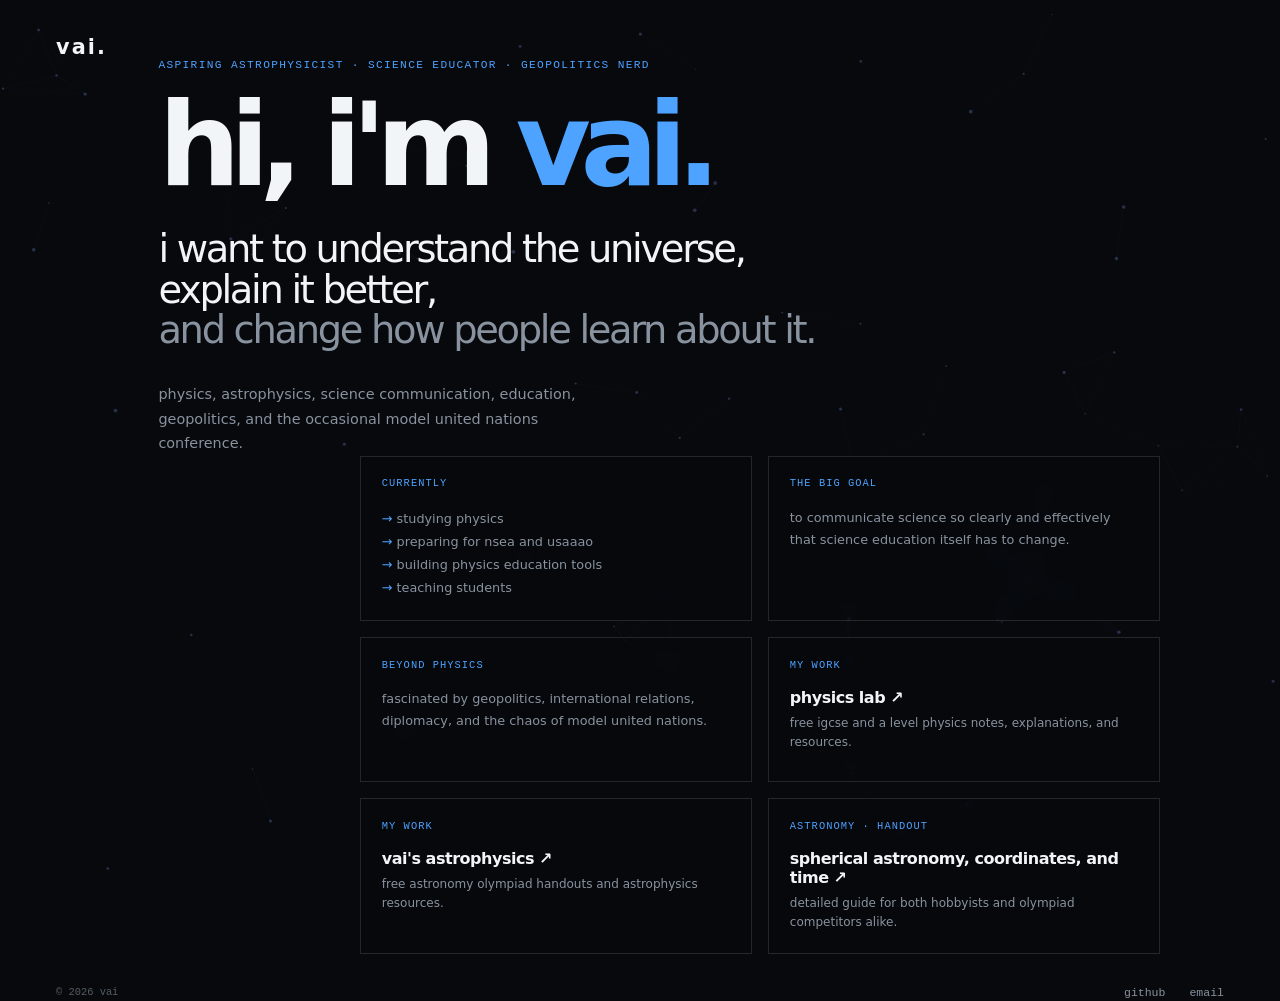
<file: index.html>
<!DOCTYPE html>
<html lang="en">
<head>
    <meta charset="UTF-8">
    <meta name="viewport" content="width=device-width, initial-scale=1.0">

    <title>vai.</title>

    <link rel="stylesheet" href="styles.css">
    <link rel="icon" href="Group 7.ico">
</head>

<body>

    <canvas id="physics-canvas"></canvas>

    <main class="site">

        <header class="topbar">
            <a href="#" class="logo">vai.</a>
        </header>


        <section class="hero">

            <p class="eyebrow">
                aspiring astrophysicist · science educator · geopolitics nerd
            </p>

            <h1>
                hi, i'm <span>vai.</span>
            </h1>

            <h2>
                i want to understand the universe,<br>
                explain it better,<br>
                <em>and change how people learn about it.</em>
            </h2>

            <p class="hero-description">
                physics, astrophysics, science communication, education,
                geopolitics, and the occasional model united nations conference.
            </p>

        </section>


        <section class="info-grid">

            <div class="info-card">

                <span class="card-label">currently</span>

                <div class="current-list">
                    <p>studying physics</p>
                    <p>preparing for nsea and usaaao</p>
                    <p>building physics education tools</p>
                    <p>teaching students</p>
                </div>

            </div>


            <div class="info-card">

                <span class="card-label">the big goal</span>

                <p class="about-text">
                    to communicate science so clearly and effectively
                    that science education itself has to change.
                </p>

            </div>


            <div class="info-card">

                <span class="card-label">beyond physics</span>

                <p class="about-text">
                    fascinated by geopolitics, international relations,
                    diplomacy, and the chaos of model united nations.
                </p>

            </div>


            <a
                href="https://vaibis.github.io/physics-lab/"
                class="info-card work-card"
                target="_blank"
                rel="noopener noreferrer"
            >

                <span class="card-label">my work</span>

                <p class="work-title">
                    physics lab ↗
                </p>

                <p class="work-description">
                    free igcse and a level physics notes,
                    explanations, and resources.
                </p>

            </a>


            <a
                href="astro/index.html"
                class="info-card work-card"
                target="_blank"
                rel="noopener noreferrer"
            >

                <span class="card-label">my work</span>

                <p class="work-title">
                    vai's astrophysics ↗
                </p>

                <p class="work-description">
                    free astronomy olympiad handouts
                    and astrophysics resources.
                </p>

            <a
                href="spherical astronomy.pdf"
                class="info-card work-card"
                target="_blank"
                rel="noopener noreferrer"
            >

                <span class="card-label">astronomy · handout</span>

                <p class="work-title">
                    spherical astronomy, coordinates, and time ↗
                </p>

                <p class="work-description">
                    detailed guide for both hobbyists and olympiad competitors alike.
                </p>

            </a>

        </section>


        <footer class="footer">

            <span>© 2026 vai</span>

            <div class="footer-links">

                <a
                    href="https://github.com/vaibis"
                    target="_blank"
                    rel="noopener noreferrer"
                >
                    github
                </a>

                <a href="mailto:vaibhavnvc@gmail.com">
                    email
                </a>

            </div>

        </footer>

    </main>


    <script src="script.js"></script>

</body>
</html>
</file>
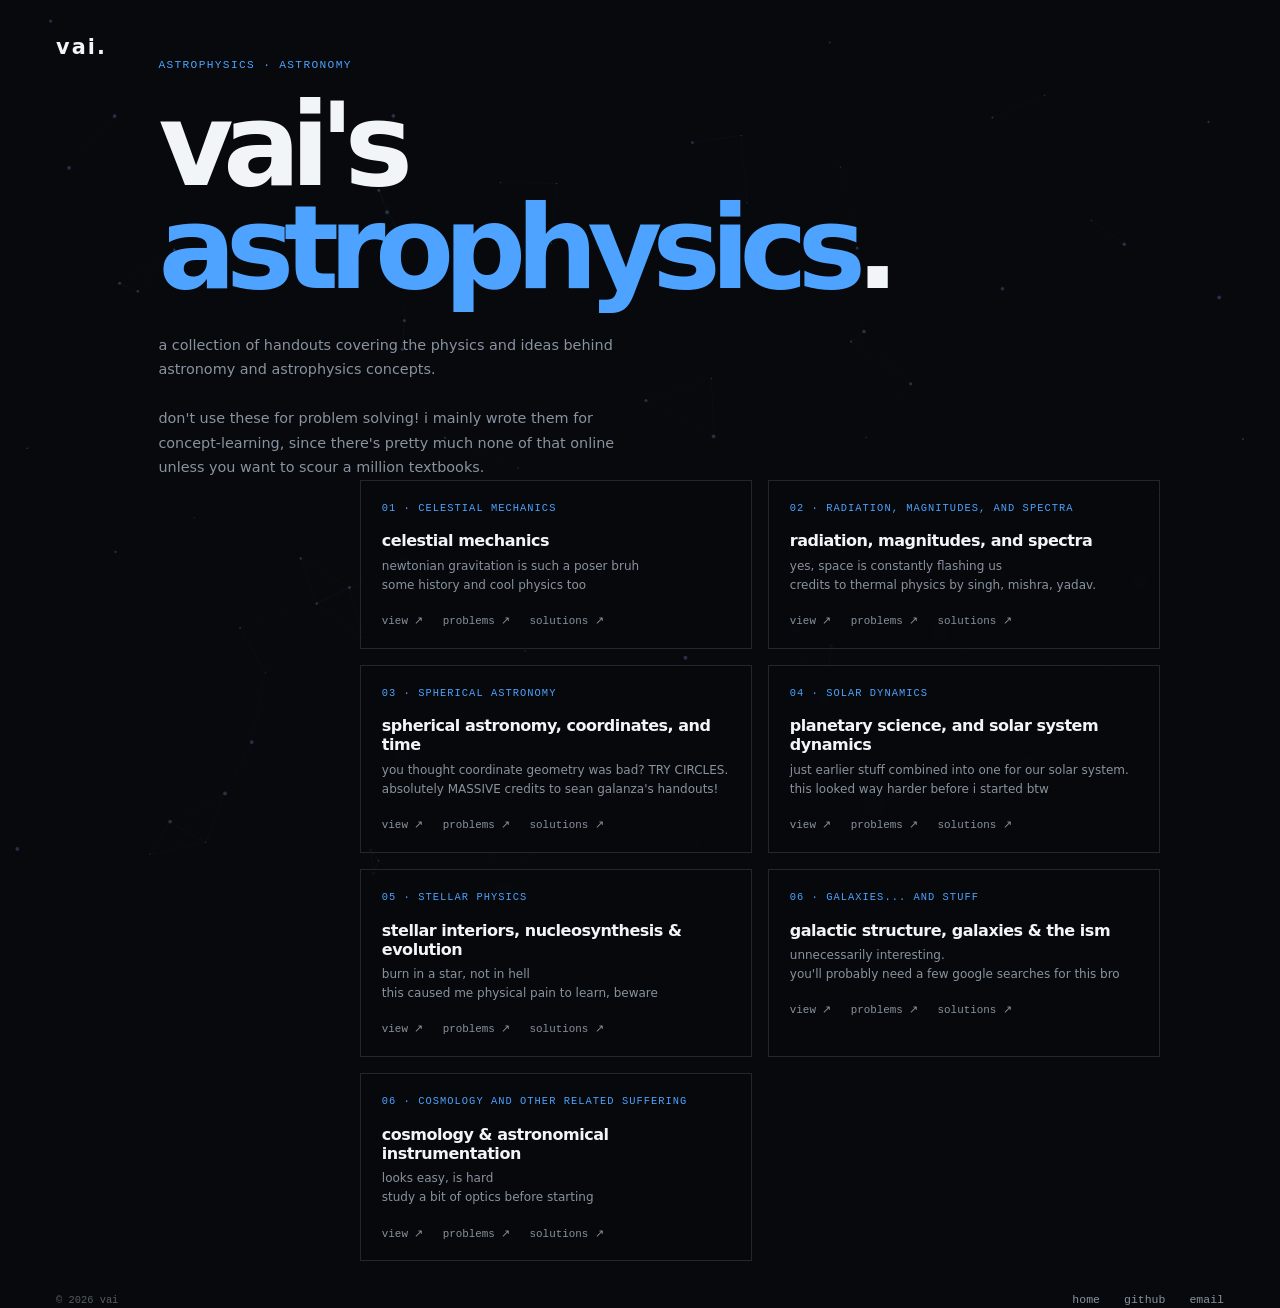
<file: astro/index.html>
<!DOCTYPE html>
<html lang="en">
<head>
    <meta charset="UTF-8">
    <meta name="viewport" content="width=device-width, initial-scale=1.0">

    <title>astrophysics · vai.</title>

    <link rel="stylesheet" href="../styles.css">
    <link rel="icon" href="../Group 7.ico">
    <!-- Google tag (gtag.js) -->
    <script async src="https://www.googletagmanager.com/gtag/js?id=G-SPZGJM0MV9"></script>
    <script>
    window.dataLayer = window.dataLayer || [];
    function gtag(){dataLayer.push(arguments);}
    gtag('js', new Date());

    gtag('config', 'G-SPZGJM0MV9');
    </script>
</head>

<body>

    <canvas id="physics-canvas"></canvas>

    <main class="site">

        <header class="topbar">
            <a href="../" class="logo">vai.</a>
        </header>


        <section class="hero">

            <p class="eyebrow">
                astrophysics · astronomy
            </p>

            <h1>
                vai's<span> astrophysics</span>.
            </h1>

            <p class="hero-description">
                a collection of handouts covering the physics
                and ideas behind astronomy and astrophysics concepts.<br><br>
                don't use these for problem solving! i mainly wrote them for concept-learning, since there's pretty much none of that online unless you want to scour a million textbooks.
            </p>

        </section>


        <section class="info-grid">

            <div class="info-card work-card">

                <span class="card-label">
                    01 · celestial mechanics
                </span>

                <p class="work-title">
                    celestial mechanics
                </p>

                <p class="work-description">
                    newtonian gravitation is such a poser bruh<br>
                    some history and cool physics too
                </p>

                <div class="card-actions">

                    <a
                        href="handouts/celestial-mechanics.pdf"
                        target="_blank"
                        rel="noopener noreferrer"
                    >
                        view ↗
                    </a>

                    <a
                        href="psets/celestial-mechanics.pdf"
                        target="_blank"
                        rel="noopener noreferrer"
                    >
                        problems ↗
                    </a>

                    <a
                        href="sols/celestial-mechanics.pdf"
                        target="_blank"
                        rel="noopener noreferrer"
                    >
                        solutions ↗
                    </a>

                </div>

            </div>


            <div class="info-card work-card">

                <span class="card-label">
                    02 · radiation, magnitudes, and spectra
                </span>

                <p class="work-title">
                    radiation, magnitudes, and spectra
                </p>

                <p class="work-description">
                    yes, space is constantly flashing us<br>
                    credits to thermal physics by singh, mishra, yadav.
                </p>

                <div class="card-actions">

                    <a
                        href="handouts/radiation-magnitudes-spectra.pdf"
                        target="_blank"
                        rel="noopener noreferrer"
                    >
                        view ↗
                    </a>

                    <a
                        href="psets/radiation-magnitudes-spectra.pdf"
                        target="_blank"
                        rel="noopener noreferrer"
                    >
                        problems ↗
                    </a>

                    <a
                        href="sols/radiation-magnitudes-spectra.pdf"
                        target="_blank"
                        rel="noopener noreferrer"
                    >
                        solutions ↗
                    </a>

                </div>

            </div>


            <div class="info-card work-card">

                <span class="card-label">
                    03 · spherical astronomy
                </span>

                <p class="work-title">
                    spherical astronomy, coordinates, and time
                </p>

                <p class="work-description">
                    you thought coordinate geometry was bad? TRY CIRCLES.<br>
                    absolutely MASSIVE credits to sean galanza's handouts!
                </p>

                <div class="card-actions">

                    <a
                        href="handouts/spherical-astronomy-coordinates-time.pdf"
                        target="_blank"
                        rel="noopener noreferrer"
                    >
                        view ↗
                    </a>

                    <a
                        href="psets/spherical-astronomy-coordinates-time.pdf"
                        target="_blank"
                        rel="noopener noreferrer"
                    >
                        problems ↗
                    </a>

                    <a
                        href="sols/spherical-astronomy-coordinates-time.pdf"
                        target="_blank"
                        rel="noopener noreferrer"
                    >
                        solutions ↗
                    </a>

                </div>

            </div>

            <div class="info-card work-card">

                <span class="card-label">
                    04 · solar dynamics
                </span>

                <p class="work-title">
                    planetary science, and solar system dynamics
                </p>

                <p class="work-description">
                    just earlier stuff combined into one for our solar system.<br>
                    this looked way harder before i started btw
                </p>

                <div class="card-actions">

                    <a
                        href="handouts/planetary-science-solar-dynamics.pdf"
                        target="_blank"
                        rel="noopener noreferrer"
                    >
                        view ↗
                    </a>

                    <a
                        href="psets/planetary-science-solar-dynamics.pdf"
                        target="_blank"
                        rel="noopener noreferrer"
                    >
                        problems ↗
                    </a>

                    <a
                        href="sols/planetary-science-solar-dynamics.pdf"
                        target="_blank"
                        rel="noopener noreferrer"
                    >
                        solutions ↗
                    </a>

                </div>

            </div>

            <div class="info-card work-card">

                <span class="card-label">
                    05 · stellar physics
                </span>

                <p class="work-title">
                    stellar interiors, nucleosynthesis & evolution
                </p>

                <p class="work-description">
                    burn in a star, not in hell<br>
                    this caused me physical pain to learn, beware
                </p>

                <div class="card-actions">

                    <a
                        href="handouts/stellar-interiors-nucleosynthesis-evolution.pdf"
                        target="_blank"
                        rel="noopener noreferrer"
                    >
                        view ↗
                    </a>

                    <a
                        href="psets/stellar-interiors-nucleosynthesis-evolution.pdf"
                        target="_blank"
                        rel="noopener noreferrer"
                    >
                        problems ↗
                    </a>

                    <a
                        href="sols/stellar-interiors-nucleosynthesis-evolution.pdf"
                        target="_blank"
                        rel="noopener noreferrer"
                    >
                        solutions ↗
                    </a>

                </div>

            </div>

            <div class="info-card work-card">

                <span class="card-label">
                    06 · galaxies... and stuff
                </span>

                <p class="work-title">
                    galactic structure, galaxies & the ism
                </p>

                <p class="work-description">
                    unnecessarily interesting.<br>
                    you'll probably need a few google searches for this bro
                </p>

                <div class="card-actions">

                    <a
                        href="handouts/galaxies-ism.pdf"
                        target="_blank"
                        rel="noopener noreferrer"
                    >
                        view ↗
                    </a>

                    <a
                        href="psets/galaxies-ism.pdf"
                        target="_blank"
                        rel="noopener noreferrer"
                    >
                        problems ↗
                    </a>

                    <a
                        href="sols/galaxies-ism.pdf"
                        target="_blank"
                        rel="noopener noreferrer"
                    >
                        solutions ↗
                    </a>

                </div>

            </div>

            <div class="info-card work-card">

                <span class="card-label">
                    06 · cosmology and other related suffering
                </span>

                <p class="work-title">
                    cosmology & astronomical instrumentation
                </p>

                <p class="work-description">
                    looks easy, is hard<br>
                    study a bit of optics before starting
                </p>

                <div class="card-actions">

                    <a
                        href="handouts/cosmo-instruments.pdf"
                        target="_blank"
                        rel="noopener noreferrer"
                    >
                        view ↗
                    </a>

                    <a
                        href="psets/cosmo-instruments.pdf"
                        target="_blank"
                        rel="noopener noreferrer"
                    >
                        problems ↗
                    </a>

                    <a
                        href="sols/cosmo-instruments.pdf"
                        target="_blank"
                        rel="noopener noreferrer"
                    >
                        solutions ↗
                    </a>

                </div>

            </div>

        </section>


        <footer class="footer">

            <span>© 2026 vai</span>

            <div class="footer-links">

                <a href="../">
                    home
                </a>

                <a
                    href="https://github.com/vaibis"
                    target="_blank"
                    rel="noopener noreferrer"
                >
                    github
                </a>

                <a href="mailto:vaibhavnvc@gmail.com">
                    email
                </a>

            </div>

        </footer>

    </main>


    <script src="../script.js"></script>

</body>
</html>
</file>
<file: styles.css>
:root {
    --background: #07090d;
    --text: #f2f5f8;
    --muted: #89939f;

    --border: rgba(255, 255, 255, 0.12);

    --accent: #4da3ff;
    --accent-bright: #82c2ff;
}


* {
    margin: 0;
    padding: 0;
    box-sizing: border-box;
}


html,
body {
    width: 100%;
    height: 100%;
}


body {
    background: var(--background);
    color: var(--text);

    font-family:
        Inter,
        ui-sans-serif,
        system-ui,
        -apple-system,
        BlinkMacSystemFont,
        "Segoe UI",
        sans-serif;
}


a {
    color: inherit;
    text-decoration: none;
}


#physics-canvas {
    position: fixed;

    inset: 0;

    width: 100%;
    height: 100%;

    z-index: 0;

    opacity: 0.42;
}


.site {
    position: relative;

    z-index: 1;

    width: 100%;
    height: 100vh;

    padding: 2.2rem 3.5rem;

    display: flex;
    flex-direction: column;
}


/* navigation */


.topbar {
    display: flex;

    align-items: center;
    justify-content: space-between;
}


.logo {
    font-size: 1.3rem;

    font-weight: 700;

    letter-spacing: 0.1em;
}


nav {
    display: flex;

    gap: 2rem;
}


nav a,
.footer a {
    color: var(--muted);

    font-family: monospace;

    font-size: 0.72rem;

    transition: color 0.2s ease;
}


nav a:hover,
.footer a:hover {
    color: var(--accent-bright);
}


/* hero */


.hero {
    flex: 1;

    display: flex;

    flex-direction: column;

    justify-content: center;

    max-width: 900px;

    margin-left: 8vw;
}


.eyebrow {
    margin-bottom: 1.4rem;

    color: var(--accent);

    font-family: monospace;

    font-size: 0.7rem;

    letter-spacing: 0.12em;

    text-transform: uppercase;
}


h1 {
    font-size: clamp(4rem, 9vw, 9rem);

    font-weight: 700;

    letter-spacing: -0.09em;

    line-height: 0.9;
}


h1 span {
    color: var(--accent);
}


h2 {
    margin-top: 2rem;

    font-size: clamp(1.5rem, 3vw, 3rem);

    font-weight: 500;

    letter-spacing: -0.06em;

    line-height: 1.05;
}


h2 em {
    color: var(--muted);

    font-style: normal;
}


.hero-description {
    max-width: 460px;

    margin-top: 2rem;

    color: var(--muted);

    font-size: 0.9rem;

    line-height: 1.7;
}


/* information cards */


.info-grid {
    display: grid;

    grid-template-columns: 1fr 1fr;

    gap: 1rem;

    max-width: 800px;

    margin-left: auto;

    margin-right: 5vw;

    margin-bottom: 2rem;
}


.info-card {
    min-height: 145px;

    padding: 1.3rem;

    border: 1px solid var(--border);

    background: rgba(7, 9, 13, 0.5);

    backdrop-filter: blur(8px);

    transition:
        border-color 0.3s ease,
        transform 0.3s ease;
}


.info-card:hover {
    border-color: rgba(77, 163, 255, 0.55);

    transform: translateY(-4px);
}


.card-label {
    display: block;

    margin-bottom: 1.1rem;

    color: var(--accent);

    font-family: monospace;

    font-size: 0.65rem;

    letter-spacing: 0.1em;

    text-transform: uppercase;
}


.current-list p {
    color: var(--muted);

    font-size: 0.8rem;

    line-height: 1.8;
}


.current-list p::before {
    content: "→ ";

    color: var(--accent);
}


.about-text {
    color: var(--muted);

    font-size: 0.8rem;

    line-height: 1.7;
}


.dream-school {
    color: var(--accent-bright);

    font-size: 1.8rem;

    font-weight: 600;

    letter-spacing: -0.06em;
}


.dream-description {
    margin-top: 0.35rem;

    color: var(--muted);

    font-family: monospace;

    font-size: 0.7rem;
}


/* footer */


.footer {
    display: flex;

    align-items: center;

    justify-content: space-between;

    color: #555d66;

    font-family: monospace;

    font-size: 0.65rem;
}


.footer-links {
    display: flex;

    gap: 1.5rem;
}


/* mobile */


@media (max-width: 700px) {

    .site {
        padding: 1.5rem;
    }


    nav {
        gap: 1rem;
    }


    nav a {
        font-size: 0.62rem;
    }


    .hero {
        margin-left: 0;

        max-width: 100%;
    }


    h1 {
        font-size: clamp(4rem, 20vw, 7rem);
    }


    h2 {
        font-size: 1.6rem;
    }


    .hero-description {
        font-size: 0.8rem;
    }


    .info-grid {
        grid-template-columns: 1fr 1fr;

        margin: 0 0 1.5rem 0;
    }


    .info-card {
        min-height: 130px;

        padding: 1rem;
    }


    .footer-links {
        gap: 0.8rem;
    }

}

@media (max-height: 800px) and (min-width: 701px) {

    .site {
        padding-top: 1.4rem;
        padding-bottom: 1.2rem;
    }

    .hero {
        margin-left: 5vw;
    }

    .eyebrow {
        margin-bottom: 0.8rem;
    }

    h1 {
        font-size: clamp(4rem, 8vw, 7rem);
    }

    h2 {
        margin-top: 1.2rem;

        font-size: clamp(1.4rem, 2.5vw, 2.3rem);
    }

    .hero-description {
        margin-top: 1.2rem;

        font-size: 0.8rem;
    }

    .info-grid {
        gap: 0.7rem;

        margin-bottom: 1.2rem;
    }

    .info-card {
        min-height: 115px;

        padding: 1rem;
    }

    .card-label {
        margin-bottom: 0.7rem;
    }

    .current-list p {
        line-height: 1.55;
    }

}

.work-card {
    cursor: pointer;

    transition:
        border-color 0.3s ease,
        transform 0.3s ease,
        background 0.3s ease;
}


.work-card:hover {
    border-color: rgba(77, 163, 255, 0.55);

    background: rgba(7, 9, 13, 0.7);

    transform: translateY(-4px);
}


.work-title {
    margin-bottom: 0.4rem;

    color: var(--text);

    font-size: 1rem;

    font-weight: 600;

    letter-spacing: -0.03em;
}


.work-description {
    color: var(--muted);

    font-size: 0.75rem;

    line-height: 1.6;
}

.card-actions {
    display: flex;
    gap: 1.2rem;
    margin-top: 1.2rem;
}

.card-actions a {
    color: var(--muted);
    font-family: monospace;
    font-size: 0.68rem;
    transition: color 0.2s ease;
}

.card-actions a:hover {
    color: var(--accent-bright);
}
</file>
